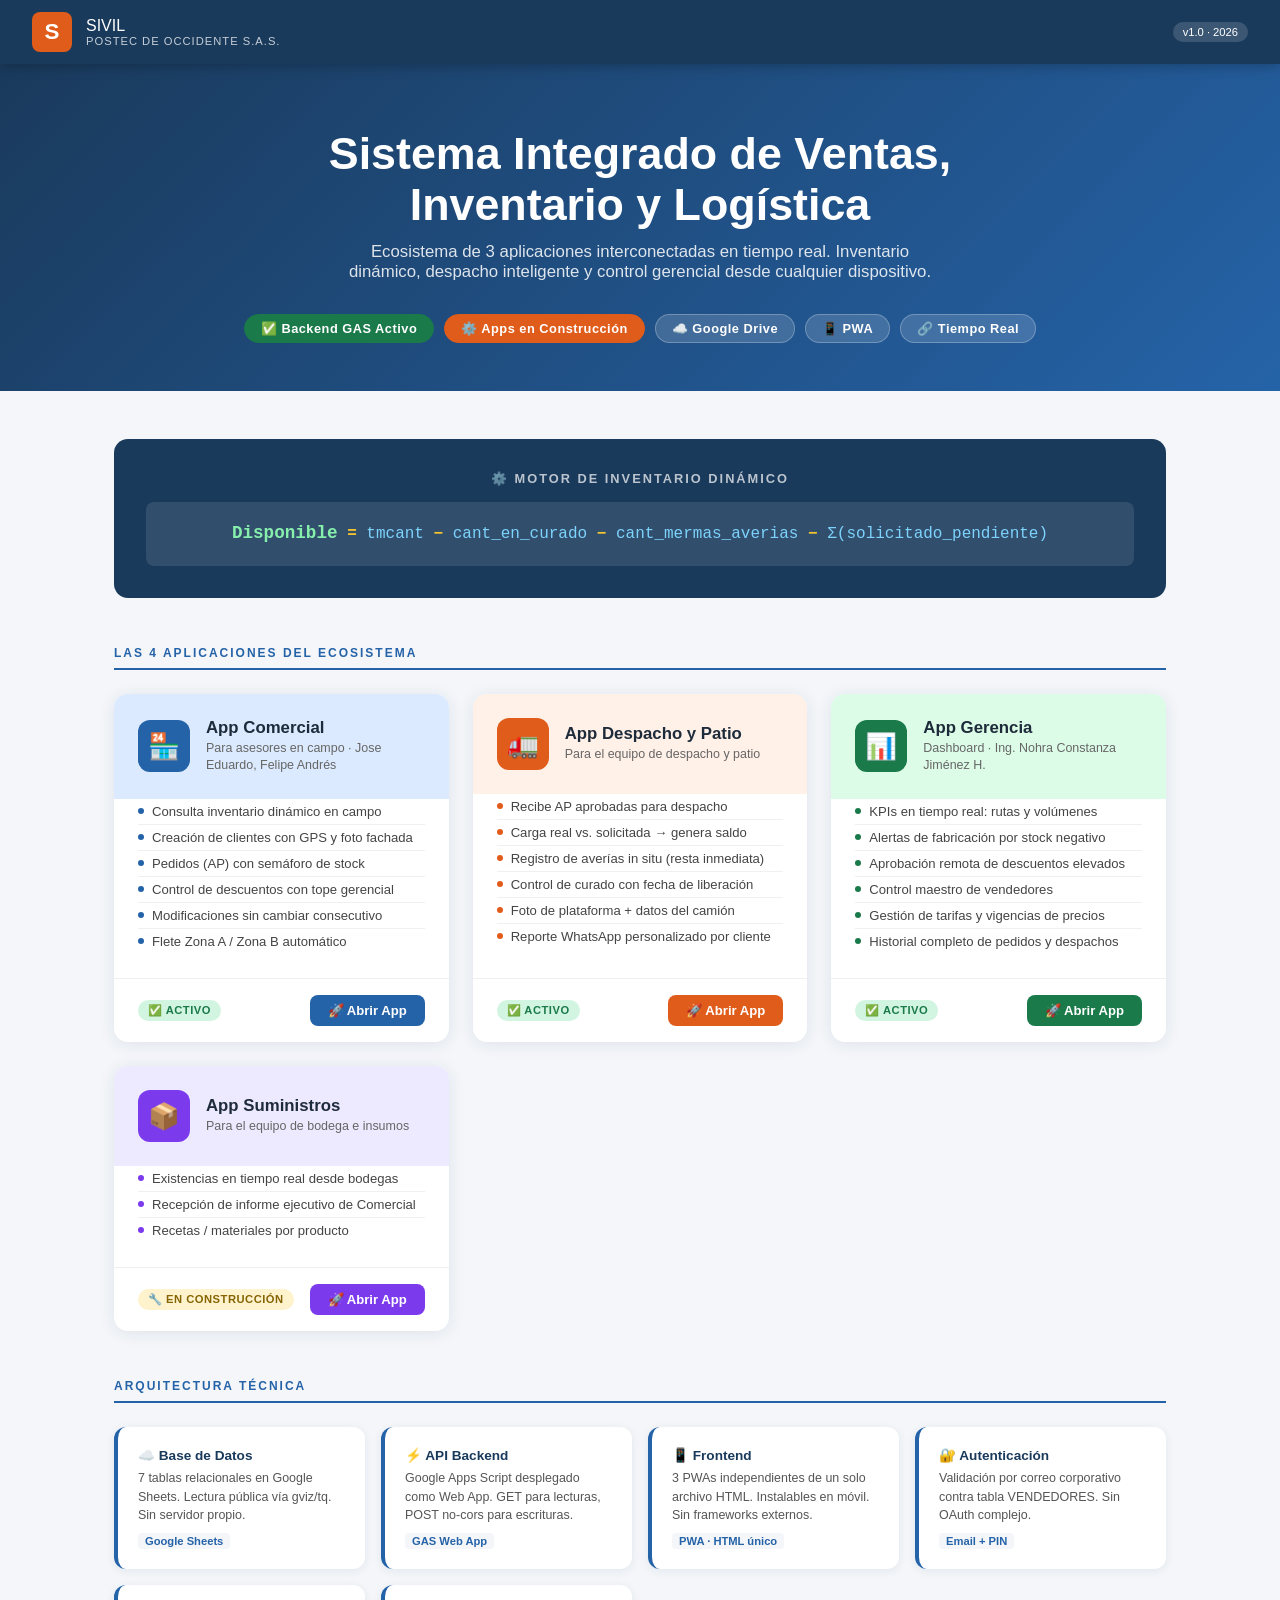
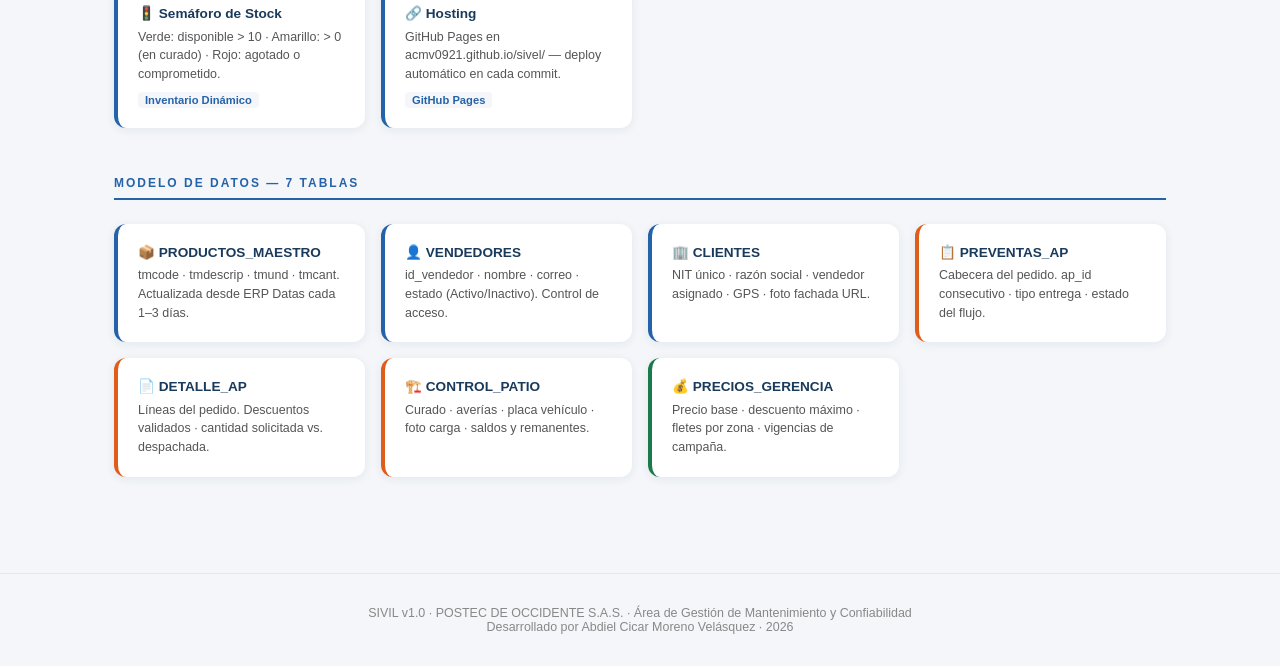
<file: index.html>
<!DOCTYPE html>
<html lang="es">
<head>
<meta charset="UTF-8">
<meta name="viewport" content="width=device-width, initial-scale=1.0">
<title>SIVIL · POSTEC DE OCCIDENTE S.A.S.</title>
<style>
  :root {
    --azul:    #1a3a5c;
    --azul2:   #2563a8;
    --naranja: #e05c1a;
    --gris:    #f4f6f9;
    --texto:   #1e2b3a;
    --verde:   #1a7a4a;
  }
  * { box-sizing: border-box; margin: 0; padding: 0; }
  body {
    font-family: 'Segoe UI', Arial, sans-serif;
    background: var(--gris);
    color: var(--texto);
    min-height: 100vh;
  }

  /* HEADER */
  header {
    background: var(--azul);
    color: #fff;
    padding: 0 2rem;
    display: flex;
    align-items: center;
    justify-content: space-between;
    height: 64px;
    position: sticky; top: 0; z-index: 100;
    box-shadow: 0 2px 12px rgba(0,0,0,0.25);
  }
  .logo-area { display: flex; align-items: center; gap: 14px; }
  .logo-icon {
    width: 40px; height: 40px;
    background: var(--naranja);
    border-radius: 8px;
    display: flex; align-items: center; justify-content: center;
    font-size: 1.4rem; font-weight: 900; color: #fff;
  }
  .logo-text { line-height: 1.2; }
  .logo-text .sivel  { font-size: 1.3rem; font-weight: 800; letter-spacing: 2px; }
  .logo-text .empresa{ font-size: 0.7rem; opacity: 0.75; letter-spacing: 1px; }
  .version { font-size: 0.7rem; background: rgba(255,255,255,0.15); padding: 4px 10px; border-radius: 20px; }

  /* HERO */
  .hero {
    background: linear-gradient(135deg, var(--azul) 0%, var(--azul2) 100%);
    color: #fff;
    padding: 4rem 2rem 3rem;
    text-align: center;
  }
  .hero h1 { font-size: clamp(1.6rem, 4vw, 2.8rem); font-weight: 800; margin-bottom: 0.75rem; }
  .hero p  { font-size: 1.05rem; opacity: 0.85; max-width: 600px; margin: 0 auto 2rem; }
  .badge-row { display: flex; gap: 10px; flex-wrap: wrap; justify-content: center; }
  .badge {
    background: rgba(255,255,255,0.15);
    border: 1px solid rgba(255,255,255,0.25);
    border-radius: 20px;
    padding: 6px 16px;
    font-size: 0.8rem;
    font-weight: 600;
    letter-spacing: 0.5px;
  }
  .badge.verde  { background: var(--verde); border-color: var(--verde); }
  .badge.naranja{ background: var(--naranja); border-color: var(--naranja); }

  /* APPS GRID */
  main { max-width: 1100px; margin: 0 auto; padding: 3rem 1.5rem; }
  .section-title {
    font-size: 0.75rem;
    font-weight: 700;
    letter-spacing: 2px;
    text-transform: uppercase;
    color: var(--azul2);
    margin-bottom: 1.5rem;
    padding-bottom: 0.5rem;
    border-bottom: 2px solid var(--azul2);
  }
  .apps-grid {
    display: grid;
    grid-template-columns: repeat(auto-fit, minmax(300px, 1fr));
    gap: 1.5rem;
    margin-bottom: 3rem;
  }
  .app-card {
    background: #fff;
    border-radius: 14px;
    overflow: hidden;
    box-shadow: 0 2px 16px rgba(26,58,92,0.10);
    transition: transform 0.2s, box-shadow 0.2s;
    display: flex; flex-direction: column;
  }
  .app-card:hover {
    transform: translateY(-4px);
    box-shadow: 0 8px 32px rgba(26,58,92,0.18);
  }
  .card-header {
    padding: 1.5rem;
    display: flex;
    align-items: center;
    gap: 1rem;
  }
  .card-icon {
    width: 52px; height: 52px;
    border-radius: 12px;
    display: flex; align-items: center; justify-content: center;
    font-size: 1.6rem;
    flex-shrink: 0;
  }
  .card-header h2 { font-size: 1.05rem; font-weight: 700; margin-bottom: 2px; }
  .card-header p  { font-size: 0.78rem; color: #666; line-height: 1.4; }
  .card-body { padding: 0 1.5rem 1.5rem; flex: 1; }
  .feature-list { list-style: none; }
  .feature-list li {
    font-size: 0.82rem;
    padding: 5px 0;
    border-bottom: 1px solid #f0f0f0;
    display: flex;
    align-items: center;
    gap: 8px;
    color: #444;
  }
  .feature-list li:last-child { border-bottom: none; }
  .feature-list .dot {
    width: 6px; height: 6px;
    border-radius: 50%;
    flex-shrink: 0;
  }
  .card-footer {
    padding: 1rem 1.5rem;
    border-top: 1px solid #f0f0f0;
    display: flex;
    align-items: center;
    justify-content: space-between;
  }
  .status-badge {
    font-size: 0.7rem;
    font-weight: 700;
    padding: 4px 10px;
    border-radius: 20px;
    text-transform: uppercase;
    letter-spacing: 0.5px;
  }
  .status-en-construccion { background: #fff3cd; color: #856404; }
  .status-activo          { background: #d1f5e0; color: var(--verde); }
  .status-pendiente       { background: #e9ecef; color: #6c757d; }

  .btn-app {
    display: inline-block;
    padding: 8px 18px;
    border-radius: 8px;
    font-size: 0.82rem;
    font-weight: 700;
    text-decoration: none;
    transition: opacity 0.2s;
  }
  .btn-app:hover { opacity: 0.85; }
  .btn-comercial  { background: #2563a8; color: #fff; }
  .btn-despacho   { background: #e05c1a; color: #fff; }
  .btn-gerencia   { background: #1a7a4a; color: #fff; }
  .btn-suministros { background: #7c3aed; color: #fff; }
  .btn-disabled   { background: #e9ecef; color: #999; pointer-events: none; }

  /* ARQUITECTURA */
  .arch-grid {
    display: grid;
    grid-template-columns: repeat(auto-fit, minmax(220px, 1fr));
    gap: 1rem;
    margin-bottom: 3rem;
  }
  .arch-card {
    background: #fff;
    border-radius: 12px;
    padding: 1.25rem;
    box-shadow: 0 2px 10px rgba(26,58,92,0.08);
    border-left: 4px solid var(--azul2);
  }
  .arch-card h3 { font-size: 0.85rem; font-weight: 700; margin-bottom: 0.4rem; color: var(--azul); }
  .arch-card p  { font-size: 0.78rem; color: #555; line-height: 1.5; }
  .arch-card .tag {
    display: inline-block;
    background: var(--gris);
    border-radius: 4px;
    padding: 2px 7px;
    font-size: 0.7rem;
    font-weight: 600;
    color: var(--azul2);
    margin-top: 0.5rem;
  }

  /* FORMULA */
  .formula-box {
    background: var(--azul);
    color: #fff;
    border-radius: 14px;
    padding: 2rem;
    margin-bottom: 3rem;
    text-align: center;
  }
  .formula-box h3 { font-size: 0.8rem; letter-spacing: 2px; opacity: 0.7; margin-bottom: 1rem; }
  .formula {
    font-family: 'Courier New', monospace;
    font-size: clamp(0.8rem, 2vw, 1rem);
    background: rgba(255,255,255,0.1);
    border-radius: 8px;
    padding: 1rem 1.5rem;
    line-height: 1.8;
    word-break: break-word;
  }
  .formula .op  { color: #f4c430; font-weight: bold; }
  .formula .var { color: #7dd3fc; }
  .formula .res { color: #86efac; font-weight: bold; font-size: 1.1em; }

  /* FOOTER */
  footer {
    text-align: center;
    padding: 2rem;
    font-size: 0.78rem;
    color: #888;
    border-top: 1px solid #e5e7eb;
  }

  /* COLORES por app */
  .color-comercial { background: #dbeafe; }
  .color-despacho  { background: #fff0e8; }
  .color-gerencia  { background: #dcfce7; }
  .color-suministros { background: #ede9fe; }
  .dot-comercial   { background: #2563a8; }
  .dot-despacho    { background: #e05c1a; }
  .dot-gerencia    { background: #1a7a4a; }
  .dot-suministros { background: #7c3aed; }

  @media (max-width: 600px) {
    header { padding: 0 1rem; }
    .hero  { padding: 2rem 1rem 2rem; }
    main   { padding: 2rem 1rem; }
    .formula { font-size: 0.72rem; }
  }
</style>
<!-- deploy 2026-06-29 01:50 -->
<!-- PWA fix 2026-06-29 02:09:45 -->
<!-- PWA v2 2026-06-29 02:16:40 -->
<!-- admin 2026-06-29 03:03 -->
<!-- sandbox 2026-06-29 03:14 -->
<!-- SIVIL FASE1 2026-06-29 20:25 -->
<!-- SIVIL FASE2 2026-06-29 20:41 -->
<!-- SIVIL FASE2 FINAL 2026-06-29 20:45 -->
<!-- SIVIL LOGIN FIX 2026-06-29 20:51 -->
<!-- SIVIL PIN FIX 2026-06-29 20:56 -->
<!-- PIN FIX FINAL 2026-06-29 20:57 -->
<!-- SIVIL TOGGLE FIX 2026-06-29 20:58 -->
<!-- SIVIL USERCARD 2026-06-29 20:59 -->
<!-- SIVIL NOMBRE FIX 2026-06-29 21:04 -->
<!-- SIVIL LOGIN REVERT 2026-06-29 21:06 -->
<!-- DIV FIX 2026-06-29 21:11 -->
<!-- RESTORE+FASE2 2026-06-29 21:13 -->
<!-- DIV STACK FIX 2026-06-29 21:14 -->
<!-- DEDUP FIX 2026-06-29 21:15 -->
<!-- FINAL FIX 2026-06-29 21:15 -->
<!-- CLEAN LOGIN 2026-06-29 21:18 -->
</head>
<body>

<header>
  <div class="logo-area">
    <div class="logo-icon">S</div>
    <div class="logo-text">
      <div class="sivil">SIVIL</div>
      <div class="empresa">POSTEC DE OCCIDENTE S.A.S.</div>
    </div>
  </div>
  <span class="version">v1.0 · 2026</span>
</header>

<div class="hero">
  <h1>Sistema Integrado de Ventas,<br>Inventario y Logística</h1>
  <p>Ecosistema de 3 aplicaciones interconectadas en tiempo real. Inventario dinámico, despacho inteligente y control gerencial desde cualquier dispositivo.</p>
  <div class="badge-row">
    <span class="badge verde">✅ Backend GAS Activo</span>
    <span class="badge naranja">⚙️ Apps en Construcción</span>
    <span class="badge">☁️ Google Drive</span>
    <span class="badge">📱 PWA</span>
    <span class="badge">🔗 Tiempo Real</span>
  </div>
</div>

<main>

  <!-- MOTOR DE INVENTARIO -->
  <div class="formula-box">
    <h3>⚙️ MOTOR DE INVENTARIO DINÁMICO</h3>
    <div class="formula">
      <span class="res">Disponible</span>
      <span class="op"> = </span>
      <span class="var">tmcant</span>
      <span class="op"> − </span>
      <span class="var">cant_en_curado</span>
      <span class="op"> − </span>
      <span class="var">cant_mermas_averias</span>
      <span class="op"> − </span>
      <span class="var">Σ(solicitado_pendiente)</span>
    </div>
  </div>

  <!-- LAS 4 APPS -->
  <div class="section-title">Las 4 Aplicaciones del Ecosistema</div>
  <div class="apps-grid">

    <!-- APP COMERCIAL -->
    <div class="app-card">
      <div class="card-header color-comercial">
        <div class="card-icon" style="background:#2563a8;color:#fff;">🏪</div>
        <div>
          <h2>App Comercial</h2>
          <p>Para asesores en campo · Jose Eduardo, Felipe Andrés</p>
        </div>
      </div>
      <div class="card-body">
        <ul class="feature-list">
          <li><span class="dot dot-comercial"></span>Consulta inventario dinámico en campo</li>
          <li><span class="dot dot-comercial"></span>Creación de clientes con GPS y foto fachada</li>
          <li><span class="dot dot-comercial"></span>Pedidos (AP) con semáforo de stock</li>
          <li><span class="dot dot-comercial"></span>Control de descuentos con tope gerencial</li>
          <li><span class="dot dot-comercial"></span>Modificaciones sin cambiar consecutivo</li>
          <li><span class="dot dot-comercial"></span>Flete Zona A / Zona B automático</li>
        </ul>
      </div>
      <div class="card-footer">
        <span class="status-badge status-activo">✅ Activo</span>
        <a href="comercial/index.html" class="btn-app btn-comercial">🚀 Abrir App</a>
      </div>
    </div>

    <!-- APP DESPACHO -->
    <div class="app-card">
      <div class="card-header color-despacho">
        <div class="card-icon" style="background:#e05c1a;color:#fff;">🚛</div>
        <div>
          <h2>App Despacho y Patio</h2>
          <p>Para el equipo de despacho y patio</p>
        </div>
      </div>
      <div class="card-body">
        <ul class="feature-list">
          <li><span class="dot dot-despacho"></span>Recibe AP aprobadas para despacho</li>
          <li><span class="dot dot-despacho"></span>Carga real vs. solicitada → genera saldo</li>
          <li><span class="dot dot-despacho"></span>Registro de averías in situ (resta inmediata)</li>
          <li><span class="dot dot-despacho"></span>Control de curado con fecha de liberación</li>
          <li><span class="dot dot-despacho"></span>Foto de plataforma + datos del camión</li>
          <li><span class="dot dot-despacho"></span>Reporte WhatsApp personalizado por cliente</li>
        </ul>
      </div>
      <div class="card-footer">
        <span class="status-badge status-activo">✅ Activo</span>
        <a href="despacho/index.html" class="btn-app btn-despacho">🚀 Abrir App</a>
      </div>
    </div>

    <!-- APP GERENCIA -->
    <div class="app-card">
      <div class="card-header color-gerencia">
        <div class="card-icon" style="background:#1a7a4a;color:#fff;">📊</div>
        <div>
          <h2>App Gerencia</h2>
          <p>Dashboard · Ing. Nohra Constanza Jiménez H.</p>
        </div>
      </div>
      <div class="card-body">
        <ul class="feature-list">
          <li><span class="dot dot-gerencia"></span>KPIs en tiempo real: rutas y volúmenes</li>
          <li><span class="dot dot-gerencia"></span>Alertas de fabricación por stock negativo</li>
          <li><span class="dot dot-gerencia"></span>Aprobación remota de descuentos elevados</li>
          <li><span class="dot dot-gerencia"></span>Control maestro de vendedores</li>
          <li><span class="dot dot-gerencia"></span>Gestión de tarifas y vigencias de precios</li>
          <li><span class="dot dot-gerencia"></span>Historial completo de pedidos y despachos</li>
        </ul>
      </div>
      <div class="card-footer">
        <span class="status-badge status-activo">✅ Activo</span>
        <a href="gerencia/index.html" class="btn-app btn-gerencia">🚀 Abrir App</a>
      </div>
    </div>

    <!-- APP SUMINISTROS -->
    <div class="app-card">
      <div class="card-header color-suministros">
        <div class="card-icon" style="background:#7c3aed;color:#fff;">📦</div>
        <div>
          <h2>App Suministros</h2>
          <p>Para el equipo de bodega e insumos</p>
        </div>
      </div>
      <div class="card-body">
        <ul class="feature-list">
          <li><span class="dot dot-suministros"></span>Existencias en tiempo real desde bodegas</li>
          <li><span class="dot dot-suministros"></span>Recepción de informe ejecutivo de Comercial</li>
          <li><span class="dot dot-suministros"></span>Recetas / materiales por producto</li>
        </ul>
      </div>
      <div class="card-footer">
        <span class="status-badge status-en-construccion">🔧 En construcción</span>
        <a href="suministros/index.html" class="btn-app btn-suministros">🚀 Abrir App</a>
      </div>
    </div>

  </div>

  <!-- ARQUITECTURA -->
  <div class="section-title">Arquitectura Técnica</div>
  <div class="arch-grid">
    <div class="arch-card">
      <h3>☁️ Base de Datos</h3>
      <p>7 tablas relacionales en Google Sheets. Lectura pública vía gviz/tq. Sin servidor propio.</p>
      <span class="tag">Google Sheets</span>
    </div>
    <div class="arch-card">
      <h3>⚡ API Backend</h3>
      <p>Google Apps Script desplegado como Web App. GET para lecturas, POST no-cors para escrituras.</p>
      <span class="tag">GAS Web App</span>
    </div>
    <div class="arch-card">
      <h3>📱 Frontend</h3>
      <p>3 PWAs independientes de un solo archivo HTML. Instalables en móvil. Sin frameworks externos.</p>
      <span class="tag">PWA · HTML único</span>
    </div>
    <div class="arch-card">
      <h3>🔐 Autenticación</h3>
      <p>Validación por correo corporativo contra tabla VENDEDORES. Sin OAuth complejo.</p>
      <span class="tag">Email + PIN</span>
    </div>
    <div class="arch-card">
      <h3>🚦 Semáforo de Stock</h3>
      <p>Verde: disponible &gt; 10 · Amarillo: &gt; 0 (en curado) · Rojo: agotado o comprometido.</p>
      <span class="tag">Inventario Dinámico</span>
    </div>
    <div class="arch-card">
      <h3>🔗 Hosting</h3>
      <p>GitHub Pages en acmv0921.github.io/sivel/ — deploy automático en cada commit.</p>
      <span class="tag">GitHub Pages</span>
    </div>
  </div>

  <!-- TABLAS -->
  <div class="section-title">Modelo de Datos — 7 Tablas</div>
  <div class="arch-grid">
    <div class="arch-card" style="border-left-color:#2563a8">
      <h3>📦 PRODUCTOS_MAESTRO</h3>
      <p>tmcode · tmdescrip · tmund · tmcant. Actualizada desde ERP Datas cada 1–3 días.</p>
    </div>
    <div class="arch-card" style="border-left-color:#2563a8">
      <h3>👤 VENDEDORES</h3>
      <p>id_vendedor · nombre · correo · estado (Activo/Inactivo). Control de acceso.</p>
    </div>
    <div class="arch-card" style="border-left-color:#2563a8">
      <h3>🏢 CLIENTES</h3>
      <p>NIT único · razón social · vendedor asignado · GPS · foto fachada URL.</p>
    </div>
    <div class="arch-card" style="border-left-color:#e05c1a">
      <h3>📋 PREVENTAS_AP</h3>
      <p>Cabecera del pedido. ap_id consecutivo · tipo entrega · estado del flujo.</p>
    </div>
    <div class="arch-card" style="border-left-color:#e05c1a">
      <h3>📄 DETALLE_AP</h3>
      <p>Líneas del pedido. Descuentos validados · cantidad solicitada vs. despachada.</p>
    </div>
    <div class="arch-card" style="border-left-color:#e05c1a">
      <h3>🏗️ CONTROL_PATIO</h3>
      <p>Curado · averías · placa vehículo · foto carga · saldos y remanentes.</p>
    </div>
    <div class="arch-card" style="border-left-color:#1a7a4a">
      <h3>💰 PRECIOS_GERENCIA</h3>
      <p>Precio base · descuento máximo · fletes por zona · vigencias de campaña.</p>
    </div>
  </div>

</main>

<footer>
  SIVIL v1.0 · POSTEC DE OCCIDENTE S.A.S. · Área de Gestión de Mantenimiento y Confiabilidad<br>
  Desarrollado por Abdiel Cicar Moreno Velásquez · 2026
</footer>

</body>
</html>
</file>
